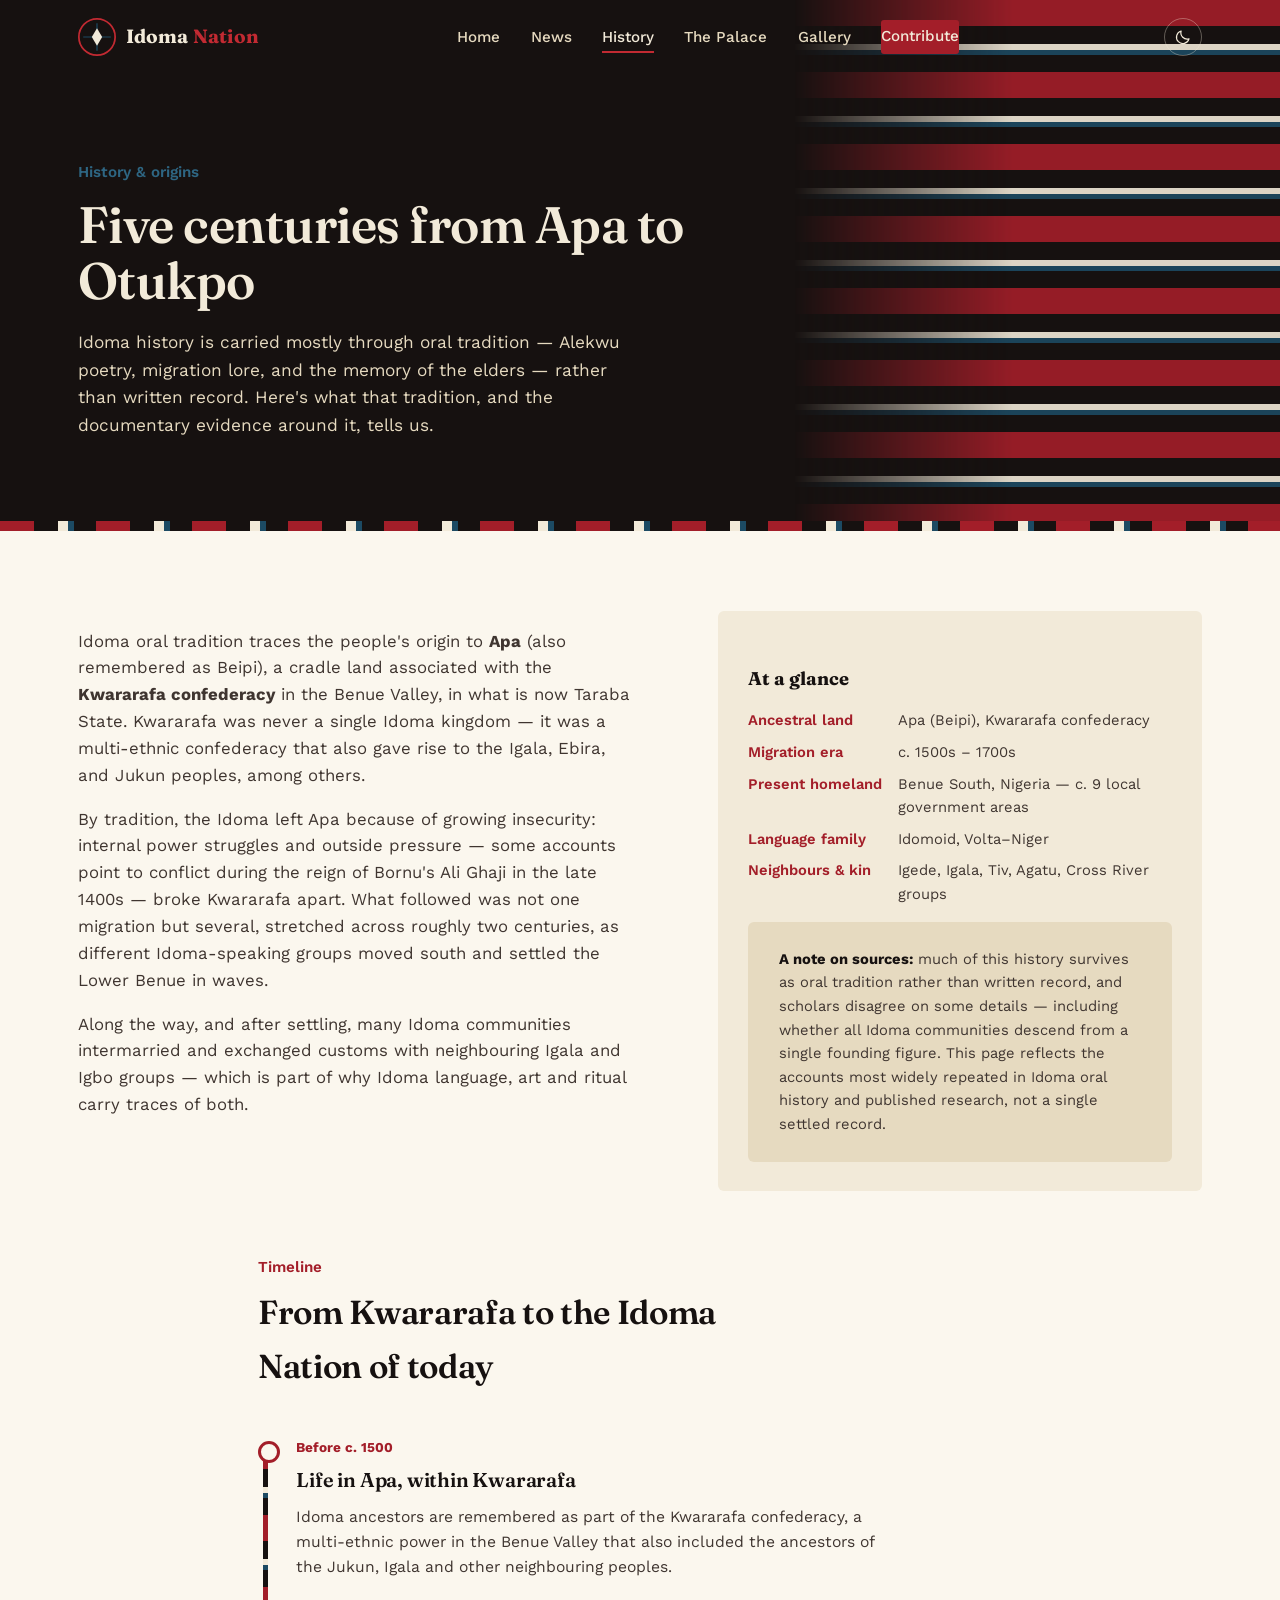
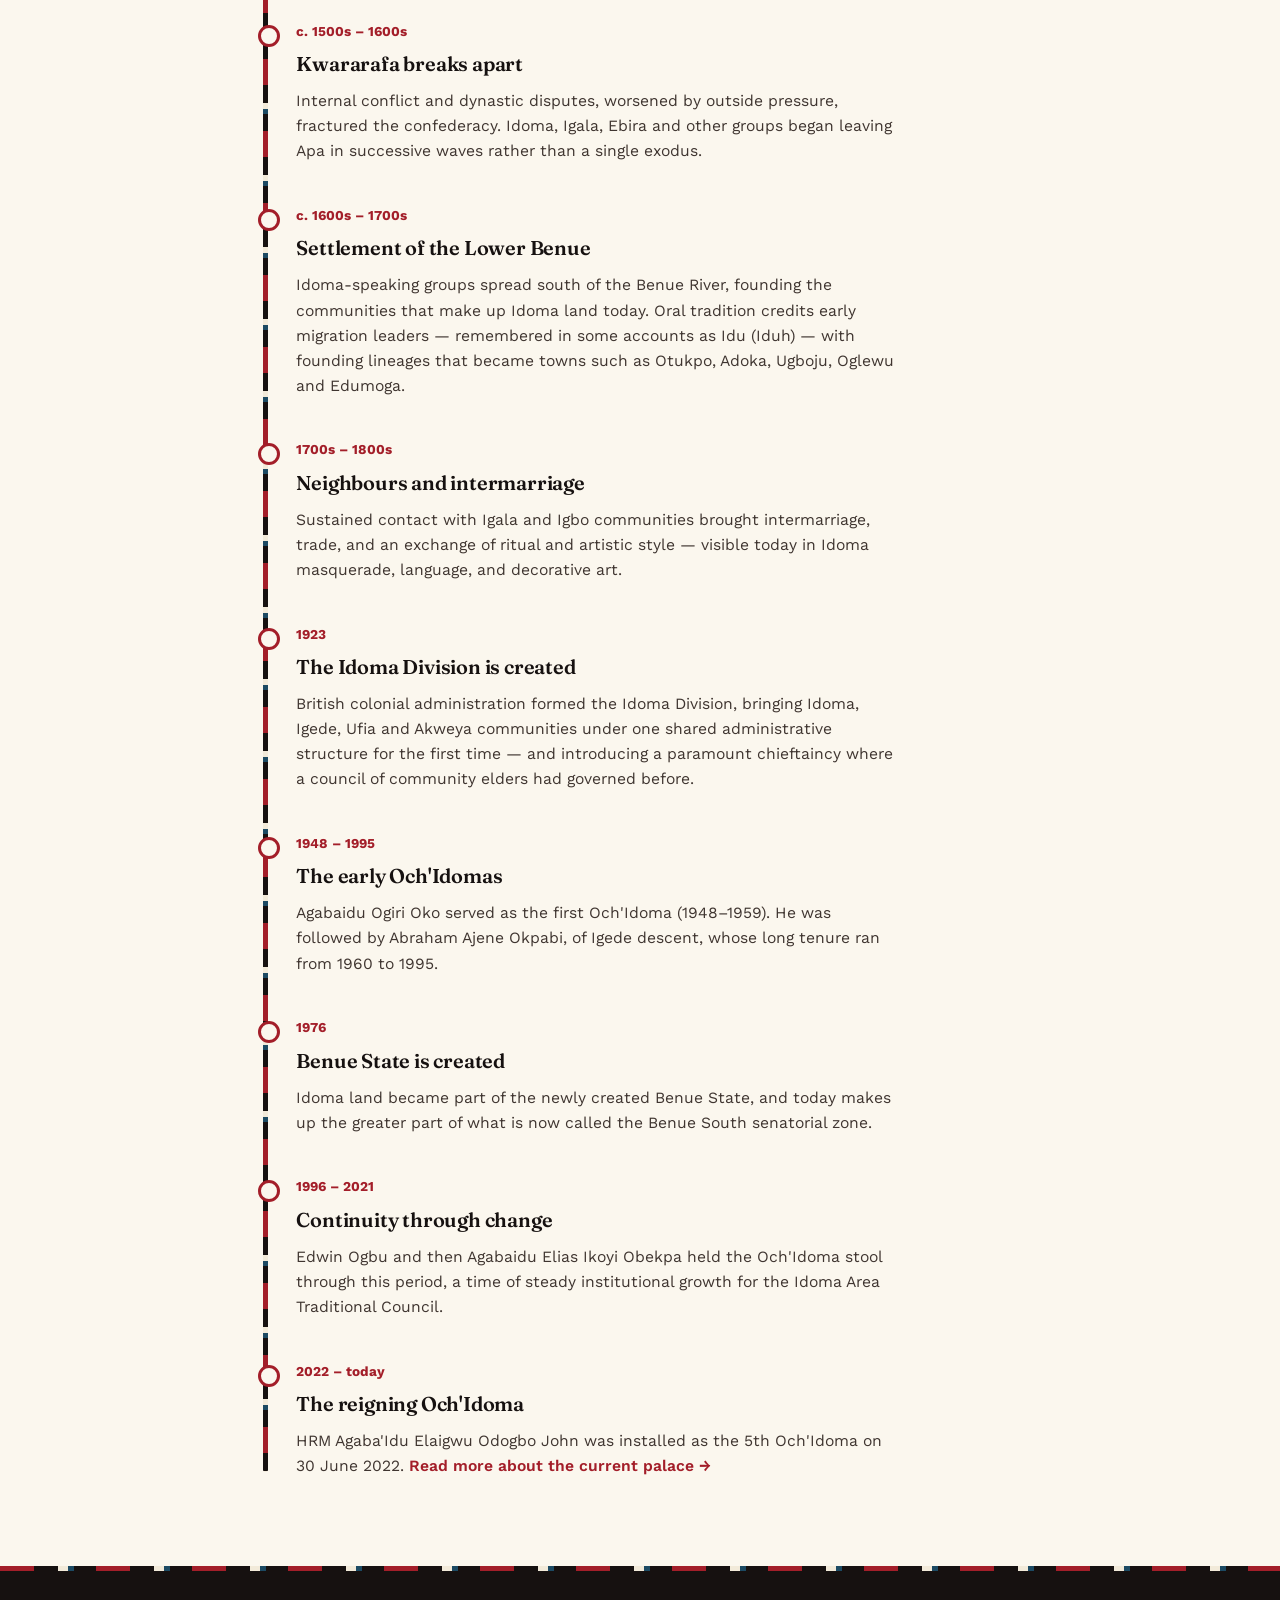
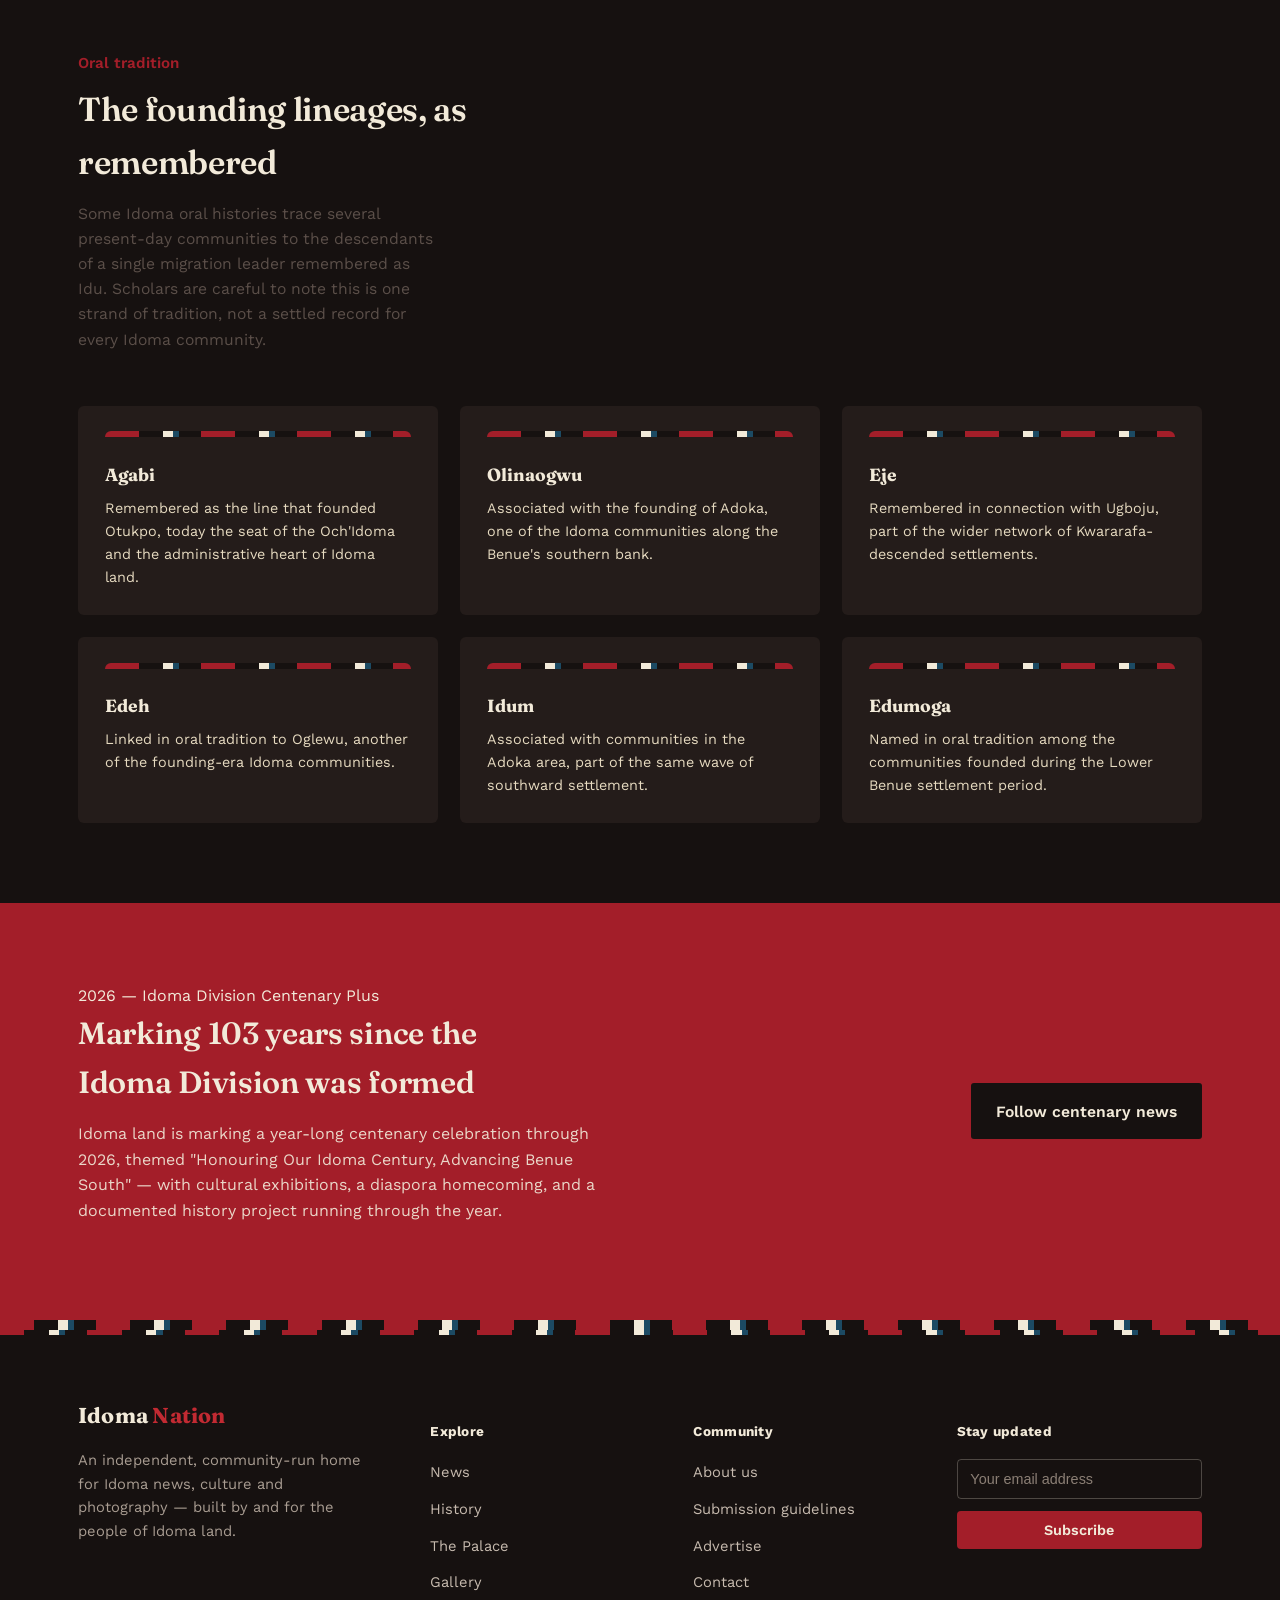
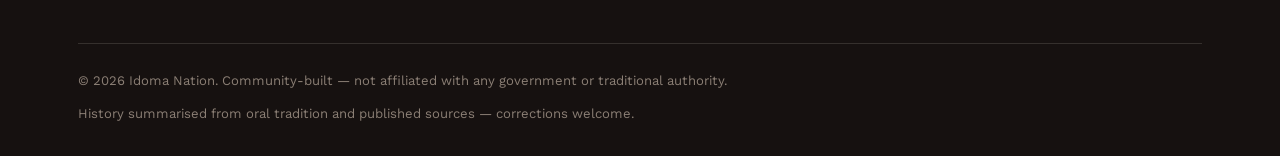
<file: history.html>
<!DOCTYPE html>
<html lang="en">
<head>
<meta charset="UTF-8">
<meta name="viewport" content="width=device-width, initial-scale=1.0">
<title>History of the Idoma Nation — Idoma Nation</title>
<link rel="preconnect" href="https://fonts.googleapis.com">
<link rel="preconnect" href="https://fonts.gstatic.com" crossorigin>
<link href="https://fonts.googleapis.com/css2?family=Fraunces:ital,opsz,wght@0,9..144,400;0,9..144,500;0,9..144,600;0,9..144,700;0,9..144,900;1,9..144,500;1,9..144,600&family=Work+Sans:wght@400;500;600;700&display=swap" rel="stylesheet">
<link rel="stylesheet" href="styles.css">
<style>
  .history-intro{padding:5rem 0 2rem; background:var(--page-bg);}
  .history-intro .wrap{display:grid; grid-template-columns:1.1fr .9fr; gap:3rem;}
  .history-intro p{font-size:1.05rem; color:var(--text-soft); max-width:56ch;}
  .fact-card{ background:var(--surface); border-radius:6px; padding:1.8rem 1.9rem; align-self:start; }
  .fact-card h4{font-family:var(--font-display); font-size:1.15rem; margin-bottom:1rem;}
  .fact-card dl{display:grid; grid-template-columns:auto 1fr; gap:.5rem 1rem; margin:0; font-size:.92rem;}
  .fact-card dt{font-weight:600; color:var(--red);}
  .fact-card dd{margin:0; color:var(--text-soft);}

  .timeline-section{padding:2rem 0 5.5rem; background:var(--page-bg);}
  .timeline-section .wrap{max-width:820px;}

  .origins-note{background:var(--surface-2); border-radius:6px; padding:1.6rem 1.9rem; margin-top:1rem; font-size:.92rem; color:var(--text-soft);}
  .origins-note strong{color:var(--text-body);}

  .lineages{padding:5rem 0; background:var(--ink); color:var(--ivory);}
  .lineage-grid{display:grid; grid-template-columns:repeat(3,1fr); gap:1.4rem; margin-top:2.4rem;}
  .lineage-card{background:var(--ink-soft); border-radius:6px; padding:1.6rem 1.7rem;}
  .lineage-card h4{font-family:var(--font-display); font-size:1.1rem; margin-bottom:.5rem;}
  .lineage-card p{margin:0; font-size:.9rem; color:var(--ivory-dim);}

  .centenary{padding:5rem 0; background:var(--red); color:var(--ivory);}
  .centenary .wrap{display:grid; grid-template-columns:1fr auto; align-items:center; gap:2.5rem;}
  .centenary h2{font-size:clamp(1.6rem,2.4vw,2.2rem); max-width:22ch;}
  .centenary p{max-width:52ch; margin-top:.9rem; color:rgba(242,234,217,.9);}

  @media (max-width:900px){
    .history-intro .wrap{grid-template-columns:1fr;}
    .lineage-grid{grid-template-columns:1fr;}
    .centenary .wrap{grid-template-columns:1fr;}
  }
</style>
</head>
<body>

<header class="site-header" id="siteHeader">
  <div class="wrap">
    <a href="index.html" class="brand">
      <svg class="brand-mark" viewBox="0 0 44 44" fill="none">
        <circle cx="22" cy="22" r="21" stroke="#C22A32" stroke-width="2"/>
        <path d="M22 6 L22 38 M6 22 L38 22" stroke="#1C4A63" stroke-width="1.4"/>
        <path d="M22 12 L28 22 L22 32 L16 22 Z" fill="#F2EAD9"/>
      </svg>
      <span class="brand-name">Idoma <em>Nation</em></span>
    </a>
    <nav class="site-nav" id="siteNav">
      <ul>
        <li><a href="index.html">Home</a></li>
        <li><a href="index.html#news">News</a></li>
        <li><a href="history.html" class="active">History</a></li>
        <li><a href="palace.html">The Palace</a></li>
        <li><a href="index.html#gallery">Gallery</a></li>
        <li><a href="index.html#contribute" class="nav-cta">Contribute</a></li>
      </ul>
    </nav>
    <div class="header-actions">
      <button class="theme-toggle" id="themeToggle" aria-label="Toggle dark mode" aria-pressed="false">
        <svg class="icon-moon" viewBox="0 0 24 24" fill="none"><path d="M20 14.5A8.5 8.5 0 0 1 9.5 4 8.5 8.5 0 1 0 20 14.5Z" stroke="#F2EAD9" stroke-width="1.6" stroke-linejoin="round"/></svg>
        <svg class="icon-sun" viewBox="0 0 24 24" fill="none"><circle cx="12" cy="12" r="4.2" stroke="#F2EAD9" stroke-width="1.6"/><path d="M12 2v3M12 19v3M4.2 4.2l2.1 2.1M17.7 17.7l2.1 2.1M2 12h3M19 12h3M4.2 19.8l2.1-2.1M17.7 6.3l2.1-2.1" stroke="#F2EAD9" stroke-width="1.6" stroke-linecap="round"/></svg>
      </button>
      <button class="nav-toggle" id="navToggle" aria-label="Toggle menu" aria-expanded="false"><span></span></button>
    </div>
  </div>
</header>

<main>

  <section class="page-hero">
    <div class="wrap">
      <span class="kicker">History &amp; origins</span>
      <h1>Five centuries from Apa to Otukpo</h1>
      <p class="lede">Idoma history is carried mostly through oral tradition — Alekwu poetry, migration lore, and the memory of the elders — rather than written record. Here's what that tradition, and the documentary evidence around it, tells us.</p>
    </div>
  </section>

  <div class="weave"></div>

  <section class="history-intro">
    <div class="wrap">
      <div>
        <p>Idoma oral tradition traces the people's origin to <strong>Apa</strong> (also remembered as Beipi), a cradle land associated with the <strong>Kwararafa confederacy</strong> in the Benue Valley, in what is now Taraba State. Kwararafa was never a single Idoma kingdom — it was a multi-ethnic confederacy that also gave rise to the Igala, Ebira, and Jukun peoples, among others.</p>
        <p>By tradition, the Idoma left Apa because of growing insecurity: internal power struggles and outside pressure — some accounts point to conflict during the reign of Bornu's Ali Ghaji in the late 1400s — broke Kwararafa apart. What followed was not one migration but several, stretched across roughly two centuries, as different Idoma-speaking groups moved south and settled the Lower Benue in waves.</p>
        <p>Along the way, and after settling, many Idoma communities intermarried and exchanged customs with neighbouring Igala and Igbo groups — which is part of why Idoma language, art and ritual carry traces of both.</p>
      </div>
      <div class="fact-card">
        <h4>At a glance</h4>
        <dl>
          <dt>Ancestral land</dt><dd>Apa (Beipi), Kwararafa confederacy</dd>
          <dt>Migration era</dt><dd>c. 1500s – 1700s</dd>
          <dt>Present homeland</dt><dd>Benue South, Nigeria — c. 9 local government areas</dd>
          <dt>Language family</dt><dd>Idomoid, Volta–Niger</dd>
          <dt>Neighbours &amp; kin</dt><dd>Igede, Igala, Tiv, Agatu, Cross River groups</dd>
        </dl>
        <div class="origins-note">
          <strong>A note on sources:</strong> much of this history survives as oral tradition rather than written record, and scholars disagree on some details — including whether all Idoma communities descend from a single founding figure. This page reflects the accounts most widely repeated in Idoma oral history and published research, not a single settled record.
        </div>
      </div>
    </div>
  </section>

  <section class="timeline-section">
    <div class="wrap">
      <div class="section-head" style="margin-bottom:2.8rem;">
        <div>
          <span class="kicker">Timeline</span>
          <h2>From Kwararafa to the Idoma Nation of today</h2>
        </div>
      </div>

      <div class="timeline">
        <div class="timeline-item">
          <span class="t-date">Before c. 1500</span>
          <h3>Life in Apa, within Kwararafa</h3>
          <p>Idoma ancestors are remembered as part of the Kwararafa confederacy, a multi-ethnic power in the Benue Valley that also included the ancestors of the Jukun, Igala and other neighbouring peoples.</p>
        </div>
        <div class="timeline-item">
          <span class="t-date">c. 1500s – 1600s</span>
          <h3>Kwararafa breaks apart</h3>
          <p>Internal conflict and dynastic disputes, worsened by outside pressure, fractured the confederacy. Idoma, Igala, Ebira and other groups began leaving Apa in successive waves rather than a single exodus.</p>
        </div>
        <div class="timeline-item">
          <span class="t-date">c. 1600s – 1700s</span>
          <h3>Settlement of the Lower Benue</h3>
          <p>Idoma-speaking groups spread south of the Benue River, founding the communities that make up Idoma land today. Oral tradition credits early migration leaders — remembered in some accounts as Idu (Iduh) — with founding lineages that became towns such as Otukpo, Adoka, Ugboju, Oglewu and Edumoga.</p>
        </div>
        <div class="timeline-item">
          <span class="t-date">1700s – 1800s</span>
          <h3>Neighbours and intermarriage</h3>
          <p>Sustained contact with Igala and Igbo communities brought intermarriage, trade, and an exchange of ritual and artistic style — visible today in Idoma masquerade, language, and decorative art.</p>
        </div>
        <div class="timeline-item">
          <span class="t-date">1923</span>
          <h3>The Idoma Division is created</h3>
          <p>British colonial administration formed the Idoma Division, bringing Idoma, Igede, Ufia and Akweya communities under one shared administrative structure for the first time — and introducing a paramount chieftaincy where a council of community elders had governed before.</p>
        </div>
        <div class="timeline-item">
          <span class="t-date">1948 – 1995</span>
          <h3>The early Och'Idomas</h3>
          <p>Agabaidu Ogiri Oko served as the first Och'Idoma (1948–1959). He was followed by Abraham Ajene Okpabi, of Igede descent, whose long tenure ran from 1960 to 1995.</p>
        </div>
        <div class="timeline-item">
          <span class="t-date">1976</span>
          <h3>Benue State is created</h3>
          <p>Idoma land became part of the newly created Benue State, and today makes up the greater part of what is now called the Benue South senatorial zone.</p>
        </div>
        <div class="timeline-item">
          <span class="t-date">1996 – 2021</span>
          <h3>Continuity through change</h3>
          <p>Edwin Ogbu and then Agabaidu Elias Ikoyi Obekpa held the Och'Idoma stool through this period, a time of steady institutional growth for the Idoma Area Traditional Council.</p>
        </div>
        <div class="timeline-item">
          <span class="t-date">2022 – today</span>
          <h3>The reigning Och'Idoma</h3>
          <p>HRM Agaba'Idu Elaigwu Odogbo John was installed as the 5th Och'Idoma on 30 June 2022. <a href="palace.html" style="color:var(--red); font-weight:600;">Read more about the current palace →</a></p>
        </div>
      </div>
    </div>
  </section>

  <div class="weave-thin"></div>

  <section class="lineages">
    <div class="wrap">
      <div class="section-head on-dark" style="margin-bottom:0;">
        <div>
          <span class="kicker">Oral tradition</span>
          <h2>The founding lineages, as remembered</h2>
          <p class="desc" style="margin-top:.8rem;">Some Idoma oral histories trace several present-day communities to the descendants of a single migration leader remembered as Idu. Scholars are careful to note this is one strand of tradition, not a settled record for every Idoma community.</p>
        </div>
      </div>
      <div class="lineage-grid">
        <div class="lineage-card stripe-top"><h4>Agabi</h4><p>Remembered as the line that founded Otukpo, today the seat of the Och'Idoma and the administrative heart of Idoma land.</p></div>
        <div class="lineage-card stripe-top"><h4>Olinaogwu</h4><p>Associated with the founding of Adoka, one of the Idoma communities along the Benue's southern bank.</p></div>
        <div class="lineage-card stripe-top"><h4>Eje</h4><p>Remembered in connection with Ugboju, part of the wider network of Kwararafa-descended settlements.</p></div>
        <div class="lineage-card stripe-top"><h4>Edeh</h4><p>Linked in oral tradition to Oglewu, another of the founding-era Idoma communities.</p></div>
        <div class="lineage-card stripe-top"><h4>Idum</h4><p>Associated with communities in the Adoka area, part of the same wave of southward settlement.</p></div>
        <div class="lineage-card stripe-top"><h4>Edumoga</h4><p>Named in oral tradition among the communities founded during the Lower Benue settlement period.</p></div>
      </div>
    </div>
  </section>

  <section class="centenary">
    <div class="wrap">
      <div>
        <span class="kicker" style="color:var(--ivory);">2026 — Idoma Division Centenary Plus</span>
        <h2>Marking 103 years since the Idoma Division was formed</h2>
        <p>Idoma land is marking a year-long centenary celebration through 2026, themed "Honouring Our Idoma Century, Advancing Benue South" — with cultural exhibitions, a diaspora homecoming, and a documented history project running through the year.</p>
      </div>
      <a href="index.html#news" class="btn btn-dark">Follow centenary news</a>
    </div>
  </section>

</main>

<div class="weave"></div>

<footer class="site-footer">
  <div class="wrap">
    <div class="footer-top">
      <div class="footer-brand">
        <span class="brand-name">Idoma <em style="font-style:normal;color:#C22A32">Nation</em></span>
        <p>An independent, community-run home for Idoma news, culture and photography — built by and for the people of Idoma land.</p>
      </div>
      <div class="footer-col">
        <h5>Explore</h5>
        <ul>
          <li><a href="index.html#news">News</a></li>
          <li><a href="history.html">History</a></li>
          <li><a href="palace.html">The Palace</a></li>
          <li><a href="index.html#gallery">Gallery</a></li>
        </ul>
      </div>
      <div class="footer-col">
        <h5>Community</h5>
        <ul>
          <li><a href="#">About us</a></li>
          <li><a href="#">Submission guidelines</a></li>
          <li><a href="#">Advertise</a></li>
          <li><a href="#">Contact</a></li>
        </ul>
      </div>
      <div class="footer-col newsletter">
        <h5>Stay updated</h5>
        <input type="email" placeholder="Your email address">
        <button type="button">Subscribe</button>
      </div>
    </div>
    <div class="footer-bottom">
      <span>© 2026 Idoma Nation. Community-built — not affiliated with any government or traditional authority.</span>
      <span>History summarised from oral tradition and published sources — corrections welcome.</span>
    </div>
  </div>
</footer>

<script src="script.js"></script>
</body>
</html>
</file>
<file: styles.css>
:root{
  --ink:#161110;
  --ink-soft:#241c1a;
  --red:#A31E29;
  --red-deep:#701018;
  --red-bright:#C22A32;
  --blue:#1C4A63;
  --blue-soft:#2E6683;
  --ivory:#F2EAD9;
  --ivory-dim:#E6DAC0;
  --ivory-line:#d8c9a8;
  --paper:#FBF7EE;

  --font-display:'Fraunces', serif;
  --font-body:'Work Sans', sans-serif;

  --max:1180px;

  /* the recurring cloth-stripe recipe, reused at different scales everywhere below */
  --stripe-h: repeating-linear-gradient(
      90deg,
      var(--red) 0px, var(--red) 34px,
      var(--ink) 34px, var(--ink) 58px,
      var(--ivory) 58px, var(--ivory) 68px,
      var(--blue) 68px, var(--blue) 74px,
      var(--ink) 74px, var(--ink) 96px
    );
  --stripe-v: repeating-linear-gradient(
      180deg,
      var(--red) 0px, var(--red) 26px,
      var(--ink) 26px, var(--ink) 44px,
      var(--ivory) 44px, var(--ivory) 50px,
      var(--blue) 50px, var(--blue) 55px,
      var(--ink) 55px, var(--ink) 72px
    );

  /* theme-aware tokens — these are what flip between light and dark mode.
     --ink/--ivory/--red/--blue above stay fixed always: they're the cloth
     colours, and the hero/culture/footer bands stay permanently dark by design. */
  --page-bg:var(--paper);
  --surface:var(--ivory);
  --surface-2:var(--ivory-dim);
  --card-border:var(--ivory-line);
  --text-body:var(--ink);
  --text-soft:#3f3530;
  --text-mute:#5b4f49;
  --text-faint:#83766c;
}

html[data-theme="dark"]{
  --page-bg:#15100e;
  --surface:#241c19;
  --surface-2:#2c2220;
  --card-border:#3c2f2a;
  --text-body:#F1E9DC;
  --text-soft:#d9cdbe;
  --text-mute:#b7aa9c;
  --text-faint:#93876f;
}

*{box-sizing:border-box;}
html{scroll-behavior:smooth;}
body{
  margin:0;
  background:var(--page-bg);
  color:var(--text-body);
  font-family:var(--font-body);
  line-height:1.6;
  -webkit-font-smoothing:antialiased;
  transition:background .25s ease, color .25s ease;
}
img,svg{display:block;max-width:100%;}
a{color:inherit;text-decoration:none;}
button{font-family:inherit;cursor:pointer;}
ul{list-style:none;margin:0;padding:0;}
.wrap{max-width:var(--max);margin:0 auto;padding:0 1.75rem;}

h1,h2,h3{
  font-family:var(--font-display);
  margin:0;
  font-weight:600;
  letter-spacing:-0.01em;
}

a:focus-visible,button:focus-visible,input:focus-visible,textarea:focus-visible,select:focus-visible{
  outline:2px solid var(--blue-soft);
  outline-offset:3px;
}
@media (prefers-reduced-motion: reduce){
  *{animation-duration:0.001ms !important; animation-iteration-count:1 !important; transition-duration:0.001ms !important; scroll-behavior:auto !important;}
}

/* ================= WEAVE MOTIF — used as the site's running signature ================= */
.weave{ height:10px; width:100%; background:var(--stripe-h); }
.weave-thin{ height:5px; width:100%; background:var(--stripe-h); }

/* card/section top accent strip */
.stripe-top{ position:relative; }
.stripe-top::before{
  content:''; display:block; height:6px; width:100%;
  background:var(--stripe-h);
  border-radius:inherit; border-bottom-left-radius:0; border-bottom-right-radius:0;
}

/* vertical accent bar, e.g. beside quotes or timeline */
.stripe-bar{ position:relative; }
.stripe-bar::before{
  content:''; position:absolute; left:0; top:0; bottom:0; width:6px;
  background:var(--stripe-v);
}

/* ================= header / nav ================= */
.site-header{
  position:fixed; top:0; left:0; right:0; z-index:100;
  padding:1.1rem 0;
  background:transparent;
  transition:background .35s ease, padding .35s ease, box-shadow .35s ease, border-color .35s ease;
  border-bottom:3px solid transparent;
}
.site-header.scrolled{
  background:rgba(22,17,16,0.96);
  padding:.7rem 0;
  box-shadow:0 6px 20px rgba(0,0,0,.18);
  border-image:var(--stripe-h) 10;
  border-bottom-width:4px;
}
.site-header .wrap{display:flex; align-items:center; justify-content:space-between;}
.brand{display:flex; align-items:center; gap:.6rem;}
.brand-mark{width:38px;height:38px;flex:none;}
.brand-name{
  font-family:var(--font-display);
  font-weight:700;
  font-size:1.2rem;
  letter-spacing:.01em;
  color:var(--ivory);
}
.brand-name em{font-style:normal;color:var(--red-bright);}

.site-nav ul{display:flex; gap:1.9rem; align-items:center;}
.site-nav a{
  color:var(--ivory-dim);
  font-size:.95rem;
  font-weight:500;
  padding:.3rem 0;
  border-bottom:2px solid transparent;
  transition:color .2s ease, border-color .2s ease;
}
.site-nav a.active{color:var(--ivory); border-color:var(--red-bright);}
.site-nav a:hover{color:var(--ivory); border-color:var(--red-bright);}
.nav-cta{
  display:inline-block;
  background:var(--red);
  color:var(--ivory) !important;
  padding:.6rem 1.15rem;
  border-radius:3px;
  font-weight:600;
  border-bottom:none !important;
}
.nav-cta:hover{background:var(--red-bright);}

.theme-toggle{
  display:inline-flex; align-items:center; justify-content:center;
  width:38px; height:38px; border-radius:50%;
  border:1.5px solid rgba(242,234,217,.35);
  background:transparent; flex:none; margin-left:.4rem;
  transition:border-color .2s ease, background .2s ease;
}
.theme-toggle:hover{border-color:var(--ivory); background:rgba(242,234,217,.08);}
.theme-toggle svg{width:18px; height:18px;}
.theme-toggle .icon-sun{display:none;}
html[data-theme="dark"] .theme-toggle .icon-moon{display:none;}
html[data-theme="dark"] .theme-toggle .icon-sun{display:block;}

.header-actions{display:flex; align-items:center; gap:.9rem;}

.nav-toggle{ display:none; background:none; border:none; width:34px; height:26px; position:relative; }
.nav-toggle span, .nav-toggle::before, .nav-toggle::after{
  content:''; position:absolute; left:0; right:0; height:2px; background:var(--ivory);
}
.nav-toggle::before{top:0;}
.nav-toggle span{top:12px;}
.nav-toggle::after{bottom:0;}

/* ================= buttons ================= */
.btn{
  display:inline-flex; align-items:center; gap:.5rem;
  padding:.9rem 1.5rem;
  border-radius:3px;
  font-weight:600;
  font-size:.98rem;
  border:1.5px solid transparent;
  position:relative;
  transition:transform .18s ease, background .2s ease, border-color .2s ease;
}
.btn:hover{transform:translateY(-2px);}
.btn-primary{background:var(--red); color:var(--ivory);}
.btn-primary:hover{background:var(--red-bright);}
.btn-primary::after{
  content:''; position:absolute; left:10%; right:10%; bottom:-6px; height:3px;
  background:var(--stripe-h); opacity:0; transition:opacity .2s ease;
}
.btn-primary:hover::after{opacity:1;}
.btn-ghost{border-color:rgba(242,234,217,.4); color:var(--ivory);}
.btn-ghost:hover{border-color:var(--ivory);}
.btn-dark{background:var(--ink); color:var(--ivory);}
.btn-dark:hover{background:var(--ink-soft);}

/* ================= generic page hero (history / palace) ================= */
.page-hero{
  background:var(--ink); color:var(--ivory);
  padding:10rem 0 4rem;
  position:relative;
  overflow:hidden;
}
.page-hero .wrap{position:relative; z-index:1;}
.page-hero::before{
  content:''; position:absolute; top:0; right:0; bottom:0; width:38%;
  background:var(--stripe-v);
  opacity:.9;
  -webkit-mask-image:linear-gradient(90deg, transparent, black 45%);
  mask-image:linear-gradient(90deg, transparent, black 45%);
}
.page-hero .kicker{color:var(--blue-soft); font-weight:600; font-size:.95rem; display:block; margin-bottom:.8rem;}
.page-hero h1{font-size:clamp(2.2rem, 4vw, 3.2rem); line-height:1.1; max-width:18ch;}
.page-hero p.lede{margin-top:1.2rem; max-width:52ch; font-size:1.08rem; color:var(--ivory-dim);}

/* ================= section heads (shared) ================= */
.section-head{
  display:flex; justify-content:space-between; align-items:flex-end; gap:2rem;
  margin-bottom:2.4rem; flex-wrap:wrap;
}
.section-head .kicker{ color:var(--red); font-weight:600; font-size:.95rem; display:block; margin-bottom:.4rem; }
.section-head h2{font-size:clamp(1.8rem,2.6vw,2.5rem); max-width:24ch;}
.section-head .desc{max-width:36ch; color:var(--text-mute); font-size:.98rem;}
.see-all{
  font-weight:600; font-size:.95rem; color:var(--red);
  border-bottom:2px solid var(--red); padding-bottom:2px; white-space:nowrap;
}
.on-dark .section-head h2, .on-dark .section-head .kicker{color:var(--ivory);}
.on-dark .section-head .kicker{color:var(--blue-soft) !important;}
.on-dark .section-head .desc{color:var(--ivory-dim);}
.on-dark .see-all{color:var(--red-bright); border-color:var(--red-bright);}

/* ================= pull quote ================= */
.pull-quote{
  padding:.4rem 0 .4rem 1.7rem;
  font-family:var(--font-display);
  font-size:1.35rem;
  line-height:1.4;
  font-weight:500;
  color:var(--ink);
  margin:2.2rem 0;
}
.pull-quote cite{display:block; margin-top:.7rem; font-family:var(--font-body); font-style:normal; font-size:.85rem; font-weight:600; color:var(--text-faint);}
.on-dark .pull-quote{color:var(--ivory);}

/* ================= timeline (history page) ================= */
.timeline{ position:relative; padding-left:2.4rem; }
.timeline::before{
  content:''; position:absolute; left:5px; top:6px; bottom:6px; width:5px;
  background:var(--stripe-v); border-radius:3px;
}
.timeline-item{ position:relative; padding-bottom:2.6rem; }
.timeline-item:last-child{padding-bottom:0;}
.timeline-item::before{
  content:''; position:absolute; left:-2.4rem; top:4px; width:16px; height:16px;
  border-radius:50%; background:var(--page-bg); border:3px solid var(--red);
}
.timeline-item .t-date{ font-weight:700; font-size:.85rem; color:var(--red); margin-bottom:.35rem; display:block; }
.timeline-item h3{font-size:1.25rem; margin-bottom:.5rem;}
.timeline-item p{margin:0; color:var(--text-soft); max-width:60ch; font-size:.98rem;}
.on-dark .timeline-item h3{color:var(--ivory);}
.on-dark .timeline-item p{color:var(--ivory-dim);}
.on-dark .timeline-item::before{background:var(--ink);}

/* ================= cards / grids shared across pages ================= */
.card-dark{ background:var(--ink); color:var(--ivory); border-radius:6px; overflow:hidden; }
.card-paper{ background:var(--page-bg); border-radius:6px; }

/* ================= footer ================= */
.site-footer{background:var(--ink); color:var(--ivory-dim); padding:4rem 0 2rem; border-top:5px solid; border-image:var(--stripe-h) 10;}
.footer-top{
  display:grid; grid-template-columns:1.4fr 1fr 1fr 1.1fr; gap:2.5rem;
  padding-bottom:3rem; border-bottom:1px solid rgba(242,234,217,.14);
}
.footer-brand .brand-name{font-size:1.35rem;}
.footer-brand p{max-width:32ch; margin-top:1rem; font-size:.92rem; color:#a99d92;}
.footer-col h5{font-family:var(--font-body); font-size:.85rem; font-weight:700; color:var(--ivory); margin-bottom:1rem; letter-spacing:.02em;}
.footer-col ul{display:flex; flex-direction:column; gap:.7rem;}
.footer-col a{font-size:.92rem; color:#c7bbaf; transition:color .2s ease;}
.footer-col a:hover{color:var(--ivory);}
.newsletter input{
  width:100%; padding:.7rem .8rem; border-radius:4px; border:1px solid rgba(242,234,217,.25);
  background:transparent; color:var(--ivory); font-size:.9rem; margin-bottom:.7rem;
}
.newsletter input::placeholder{color:#8b7f75;}
.newsletter button{
  width:100%; padding:.7rem .8rem; border-radius:4px; border:none;
  background:var(--red); color:var(--ivory); font-weight:600; font-size:.9rem;
}
.newsletter button:hover{background:var(--red-bright);}
.footer-bottom{
  display:flex; justify-content:space-between; align-items:center;
  padding-top:1.6rem; font-size:.82rem; color:#8b7f75; flex-wrap:wrap; gap:.8rem;
}

/* ================= forms (contribute + visitation share this) ================= */
.form-card{ background:var(--surface); color:var(--text-body); border-radius:8px; padding:2.2rem; box-shadow:0 30px 60px rgba(0,0,0,.25); transition:background .25s ease, color .25s ease; }
.form-row{display:grid; grid-template-columns:1fr 1fr; gap:1rem;}
.field{margin-bottom:1.1rem;}
.field label{display:block; font-size:.85rem; font-weight:600; margin-bottom:.4rem; color:var(--text-body);}
.field .hint{display:block; font-weight:400; font-size:.78rem; color:var(--text-faint); margin-top:.3rem;}
.field input, .field select, .field textarea{
  width:100%; padding:.75rem .85rem; border-radius:4px; border:1.5px solid var(--card-border);
  background:var(--page-bg); font-family:var(--font-body); font-size:.95rem; color:var(--text-body);
}
.field textarea{resize:vertical; min-height:90px;}
.dropzone{
  border:1.5px dashed var(--card-border); border-radius:5px; padding:1.4rem; text-align:center;
  font-size:.88rem; color:var(--text-mute); background:var(--surface-2); cursor:pointer;
  transition:border-color .2s ease, background .2s ease; display:block;
}
.dropzone:hover{border-color:var(--red);}
.dropzone strong{color:var(--red);}
.form-submit{
  width:100%; margin-top:.4rem; background:var(--ink); color:var(--ivory); border:none;
  padding:.95rem 1.4rem; border-radius:4px; font-weight:700; font-size:1rem; transition:background .2s ease;
}
.form-submit:hover{background:var(--ink-soft);}
.form-note{font-size:.8rem; color:var(--text-faint); margin-top:.8rem; text-align:center;}
.confirm{
  display:none; background:#EAF1E7; border:1.5px solid #6f9a66; color:#3d5f37;
  padding:.9rem 1rem; border-radius:5px; font-size:.9rem; margin-bottom:1.1rem; font-weight:500;
}
.confirm.show{display:block;}

/* ================= responsive ================= */
@media (max-width: 960px){
  .form-row{grid-template-columns:1fr;}
  .footer-top{grid-template-columns:1fr 1fr; row-gap:2rem;}
  .page-hero::before{width:55%;}
}
@media (max-width: 700px){
  .site-nav{
    position:fixed; top:0; right:0; height:100vh; width:78vw; max-width:320px;
    background:var(--ink); padding:6rem 2rem 2rem;
    transform:translateX(100%); transition:transform .3s ease;
  }
  .site-nav.open{transform:translateX(0);}
  .site-nav ul{flex-direction:column; align-items:flex-start; gap:1.4rem;}
  .nav-toggle{display:block;}
  .footer-top{grid-template-columns:1fr;}
  .page-hero::before{display:none;}
}
</file>
